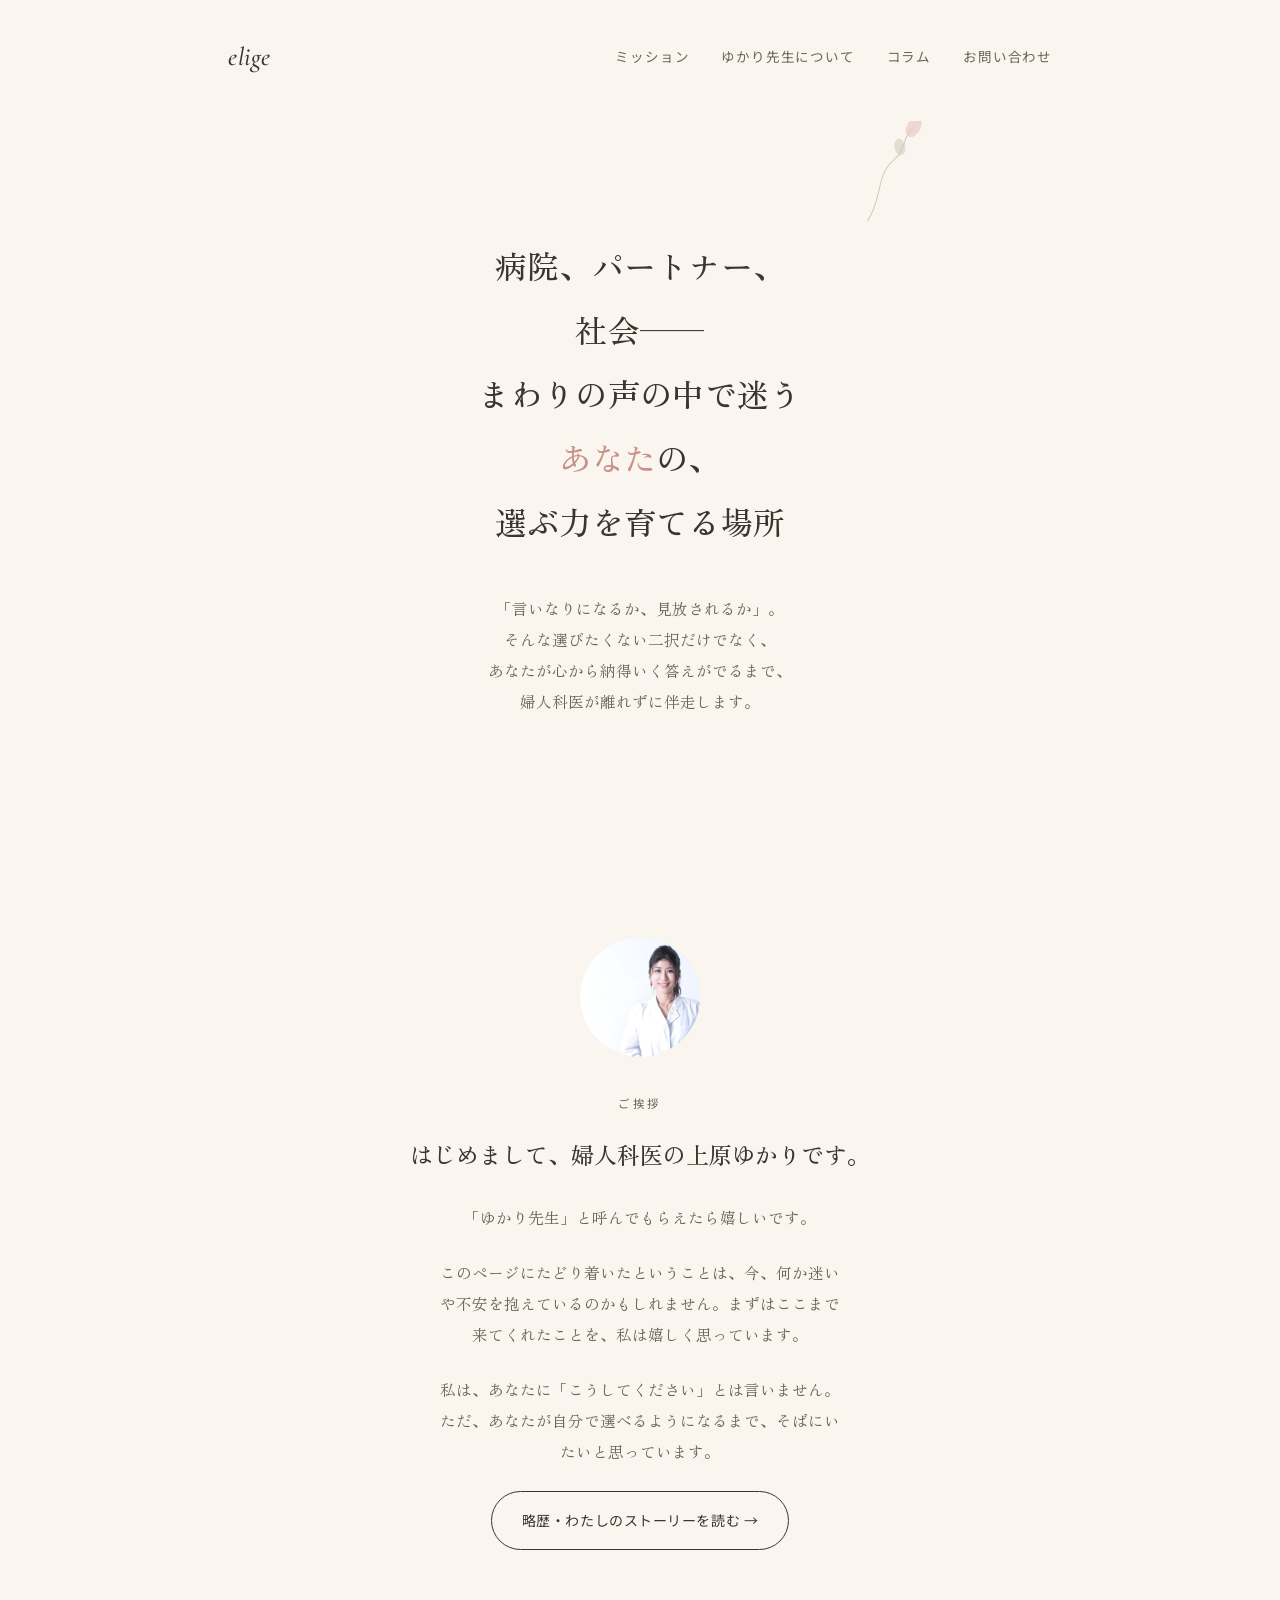
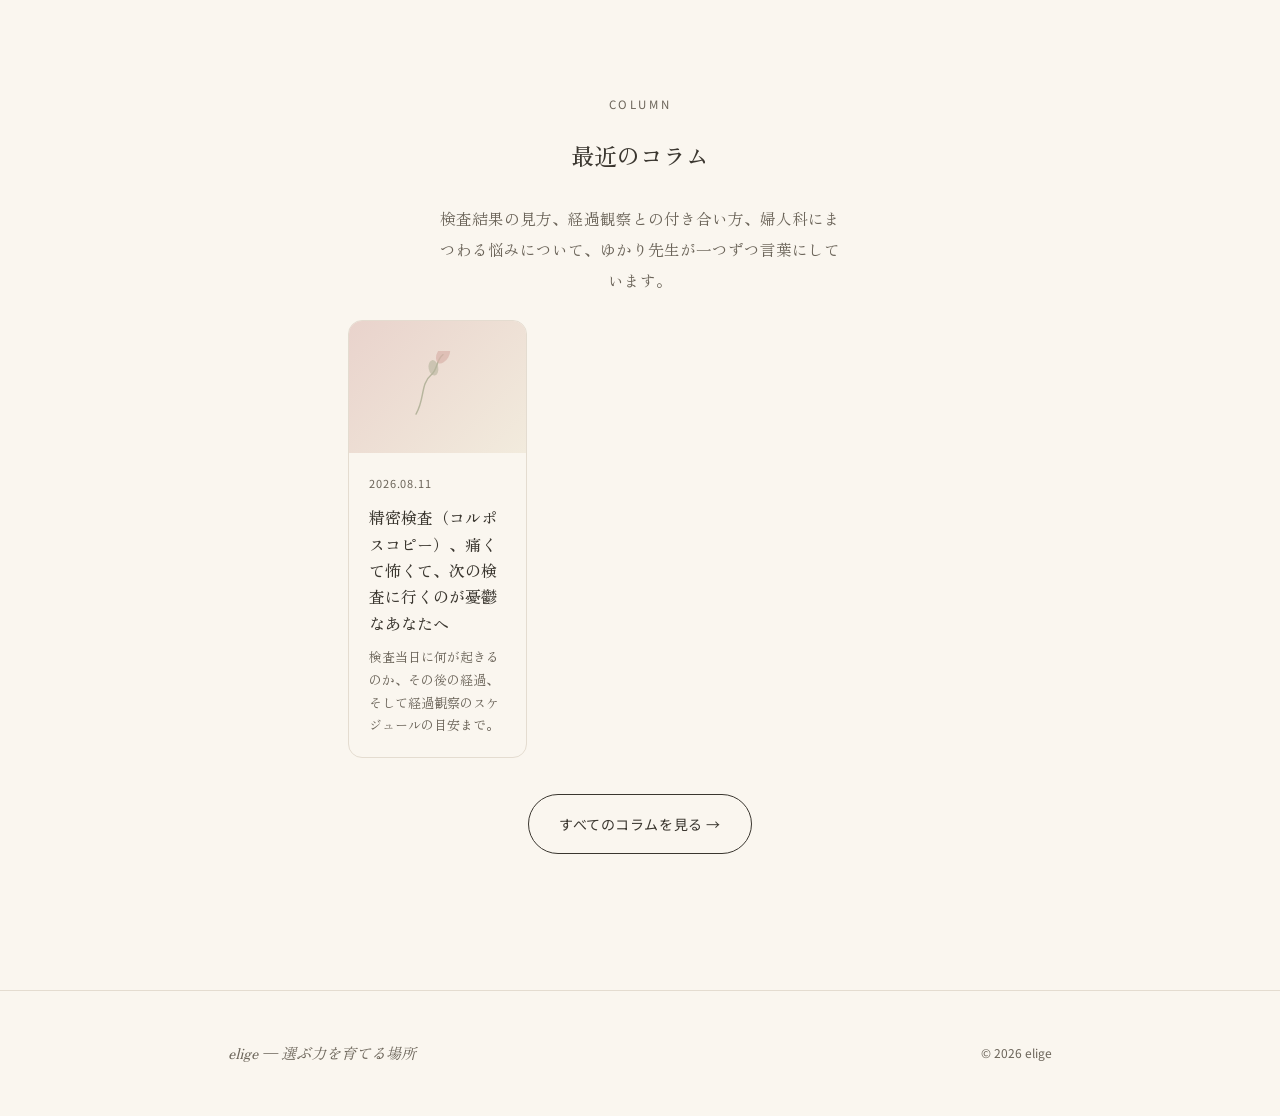
<file: index.html>
<!DOCTYPE html>
<html lang="ja">
<head>
<meta charset="UTF-8">
<meta name="viewport" content="width=device-width, initial-scale=1.0">
<title>elige（エリジェ）| 選ぶ力を育てる場所</title>
<meta name="description" content="病院、パートナー、社会——まわりの声の中で迷う女性の、選ぶ力を育てる場所。婦人科医 上原ゆかりが運営する、伴走型のサポートプログラムです。">

<!-- LLM/検索エンジン向け構造化データ -->
<script type="application/ld+json">
{
  "@context": "https://schema.org",
  "@type": "MedicalWebPage",
  "name": "elige（エリジェ）",
  "description": "病院、パートナー、社会——まわりの声の中で迷う女性の、選ぶ力を育てる場所。",
  "author": {
    "@type": "Person",
    "name": "上原ゆかり",
    "jobTitle": "婦人科医",
    "alumniOf": "Loma Linda University School of Medicine"
  },
  "inLanguage": "ja"
}
</script>

<link rel="preconnect" href="https://fonts.googleapis.com">
<link rel="preconnect" href="https://fonts.gstatic.com" crossorigin>
<link href="https://fonts.googleapis.com/css2?family=Cormorant+Garamond:ital,wght@0,500;1,500&family=Zen+Old+Mincho:wght@400;600&family=Noto+Sans+JP:wght@400;500&display=swap" rel="stylesheet">
<link rel="stylesheet" href="style.css">
</head>
<body>

<nav class="site-nav">
  <a href="index.html" class="logo">elige</a>
  <ul>
    <li><a href="mission.html">ミッション</a></li>
    <li><a href="about.html">ゆかり先生について</a></li>
    <li><a href="columns.html">コラム</a></li>
    <li><a href="contact.html">お問い合わせ</a></li>
  </ul>
</nav>

<header class="hero">
  <svg class="tendril" viewBox="0 0 120 140" xmlns="http://www.w3.org/2000/svg">
    <path d="M10 130 C 30 100, 20 70, 45 50 C 60 38, 55 20, 70 8" stroke="#8B9471" stroke-width="1.4" fill="none" stroke-linecap="round"/>
    <ellipse cx="70" cy="8" rx="9" ry="14" fill="#C99189" opacity="0.7" transform="rotate(30 70 8)"/>
    <ellipse cx="52" cy="34" rx="7" ry="11" fill="#8B9471" opacity="0.6" transform="rotate(-10 52 34)"/>
  </svg>

  <h1>病院、パートナー、<br>社会——<br>まわりの声の中で迷う<span class="accent">あなた</span>の、<br>選ぶ力を育てる場所</h1>
  <p class="lede">「言いなりになるか、見放されるか」。<br>そんな選びたくない二択だけでなく、<br>あなたが心から納得いく答えがでるまで、<br>婦人科医が離れずに伴走します。</p>
</header>

<section class="section">
  <div class="profile-photo" style="width:120px; height:120px;">
    <img src="profile.jpg" alt="婦人科医 上原ゆかり">
  </div>
  <div class="label">ご挨拶</div>
  <h2>はじめまして、婦人科医の上原ゆかりです。</h2>
  <p>「ゆかり先生」と呼んでもらえたら嬉しいです。</p>
  <p>このページにたどり着いたということは、今、何か迷いや不安を抱えているのかもしれません。まずはここまで来てくれたことを、私は嬉しく思っています。</p>
  <p>私は、あなたに「こうしてください」とは言いません。ただ、あなたが自分で選べるようになるまで、そばにいたいと思っています。</p>
  <a href="about.html" class="btn btn-ghost">略歴・わたしのストーリーを読む →</a>
</section>

<section class="section">
  <div class="label">COLUMN</div>
  <h2>最近のコラム</h2>
  <p>検査結果の見方、経過観察との付き合い方、婦人科にまつわる悩みについて、ゆかり先生が一つずつ言葉にしています。</p>

  <div class="col-grid">
    <a href="columns/01-colposcopy.html" class="col-card">
      <div class="thumb">
        <svg viewBox="0 0 100 120" xmlns="http://www.w3.org/2000/svg">
          <path d="M15 105 C 30 80, 22 55, 40 40 C 52 30, 48 15, 60 6" stroke="#8B9471" stroke-width="2.4" fill="none" stroke-linecap="round"/>
          <ellipse cx="60" cy="6" rx="10" ry="16" fill="#C99189" opacity="0.7" transform="rotate(30 60 6)"/>
          <ellipse cx="44" cy="28" rx="8" ry="13" fill="#8B9471" opacity="0.6" transform="rotate(-10 44 28)"/>
        </svg>
      </div>
      <div class="body">
        <div class="date">2026.08.11</div>
        <h3>精密検査（コルポスコピー）、痛くて怖くて、次の検査に行くのが憂鬱なあなたへ</h3>
        <p>検査当日に何が起きるのか、その後の経過、そして経過観察のスケジュールの目安まで。</p>
      </div>
    </a>
  </div>

  <p style="margin-top:36px;"><a href="columns.html" class="btn btn-ghost">すべてのコラムを見る →</a></p>
</section>

<footer class="site-footer">
  <div class="wrap">
    <div class="tagline">elige — 選ぶ力を育てる場所</div>
    <div class="copy">© 2026 elige</div>
  </div>
</footer>

</body>
</html>
</file>
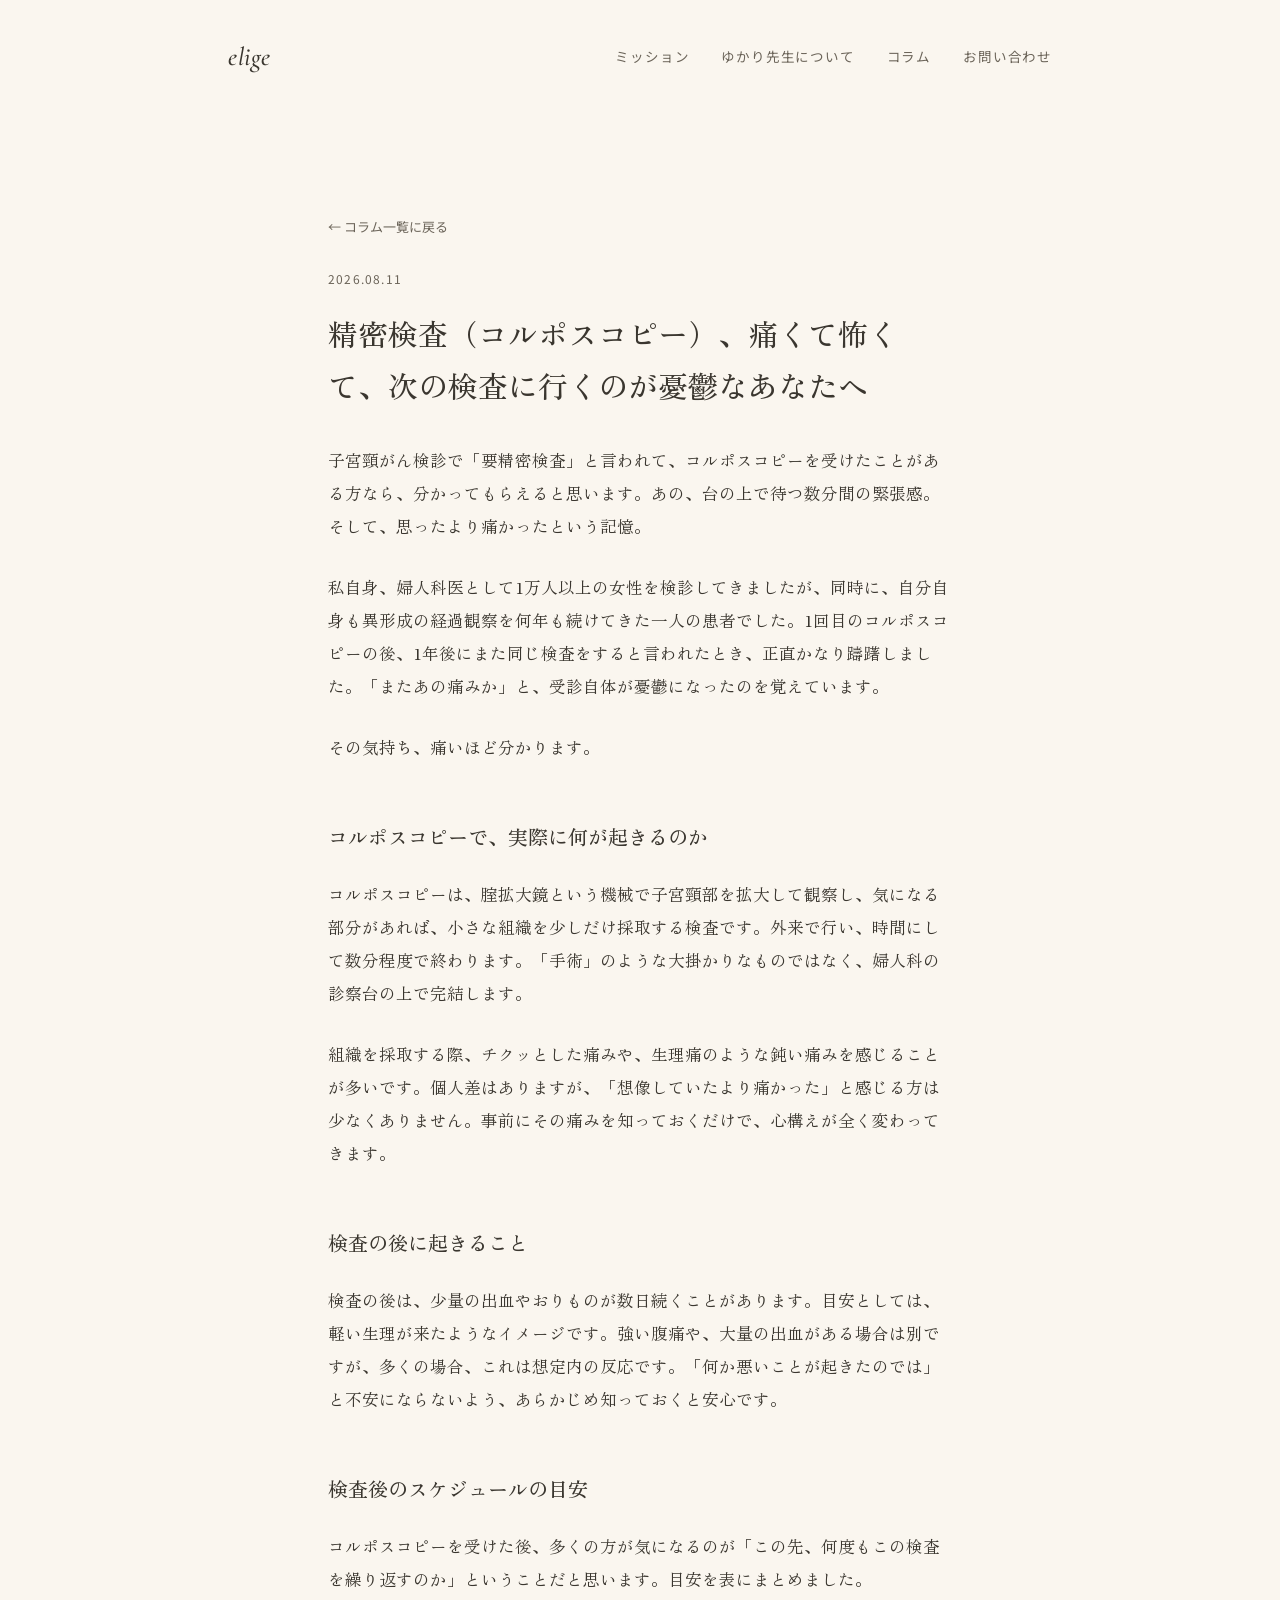
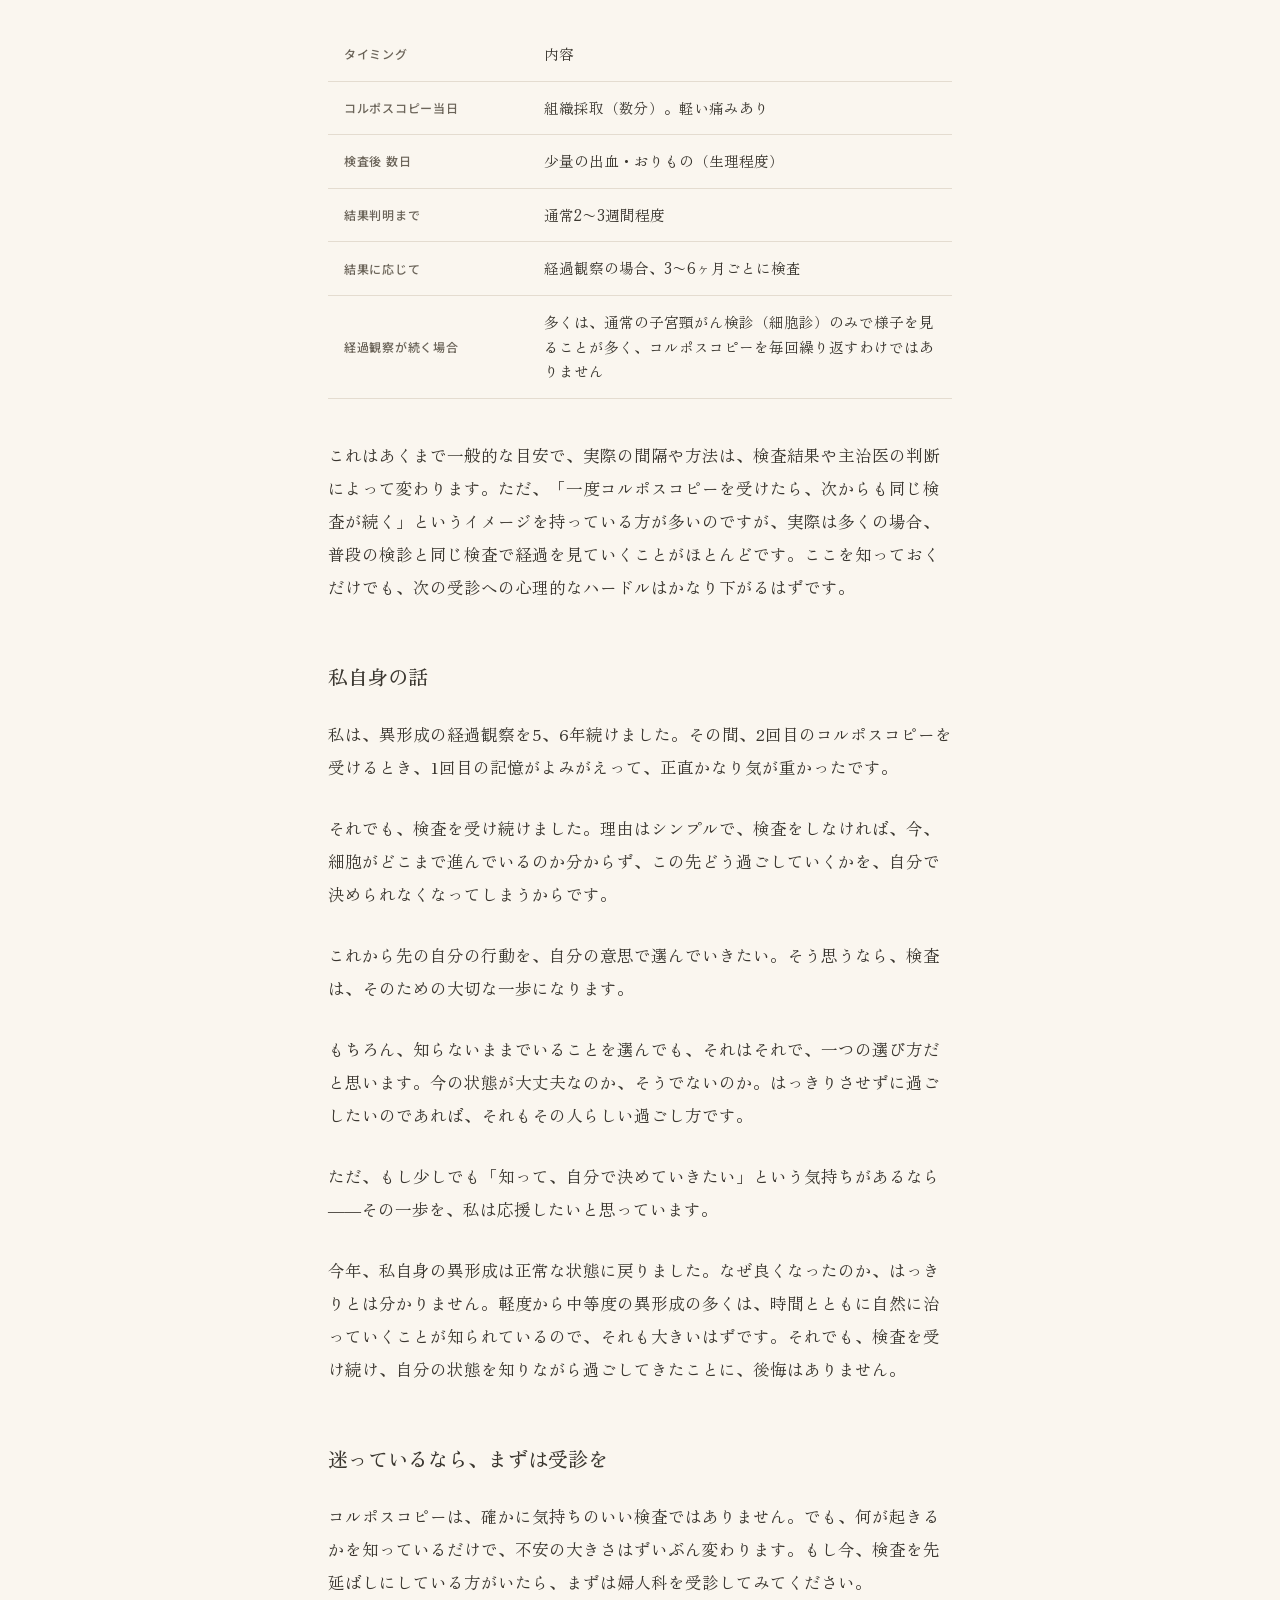
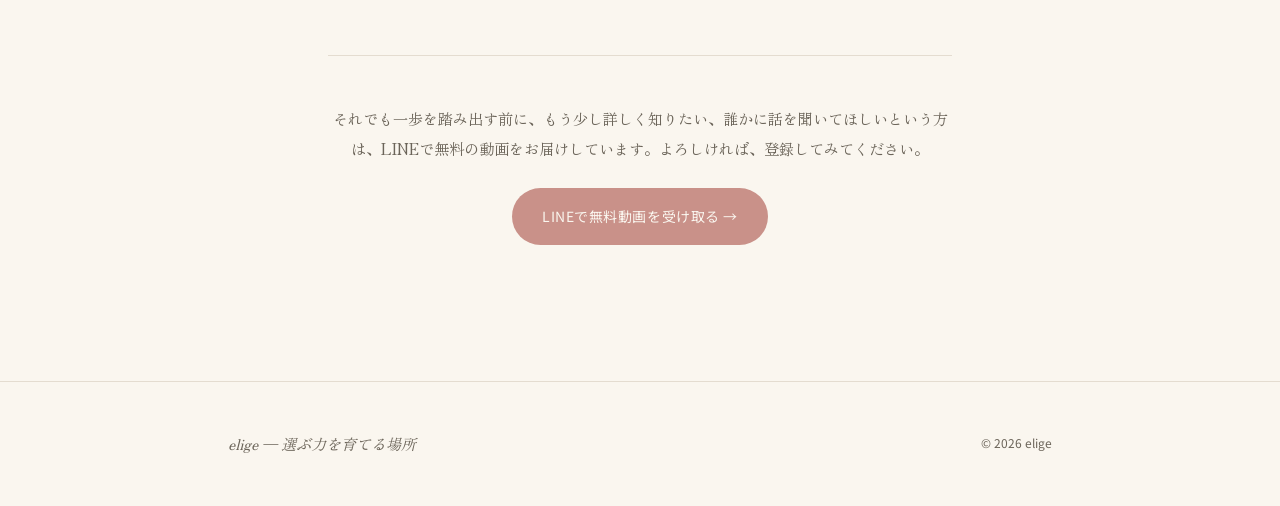
<file: 01-colposcopy.html>
<!DOCTYPE html>
<html lang="ja">
<head>
<meta charset="UTF-8">
<meta name="viewport" content="width=device-width, initial-scale=1.0">
<title>精密検査（コルポスコピー）、痛くて怖くて、次の検査に行くのが憂鬱なあなたへ | elige（エリジェ）</title>
<meta name="description" content="コルポスコピーで実際に何が起きるのか、検査後の経過、そして経過観察のスケジュールの目安まで。婦人科医・上原ゆかりが、自身の経験も交えてお伝えします。">

<script type="application/ld+json">
{
  "@context": "https://schema.org",
  "@type": "Article",
  "headline": "精密検査（コルポスコピー）、痛くて怖くて、次の検査に行くのが憂鬱なあなたへ",
  "author": {
    "@type": "Person",
    "name": "上原ゆかり"
  },
  "datePublished": "2026-08-11",
  "publisher": {
    "@type": "Organization",
    "name": "elige"
  }
}
</script>

<link rel="preconnect" href="https://fonts.googleapis.com">
<link rel="preconnect" href="https://fonts.gstatic.com" crossorigin>
<link href="https://fonts.googleapis.com/css2?family=Cormorant+Garamond:ital,wght@0,500;1,500&family=Zen+Old+Mincho:wght@400;600&family=Noto+Sans+JP:wght@400;500&display=swap" rel="stylesheet">
<link rel="stylesheet" href="../style.css">
</head>
<body>

<nav class="site-nav">
  <a href="../index.html" class="logo">elige</a>
  <ul>
    <li><a href="../mission.html">ミッション</a></li>
    <li><a href="../about.html">ゆかり先生について</a></li>
    <li><a href="../columns.html">コラム</a></li>
    <li><a href="../contact.html">お問い合わせ</a></li>
  </ul>
</nav>

<header class="article-header">
  <a href="../columns.html" class="back-link">← コラム一覧に戻る</a>
  <div class="date">2026.08.11</div>
  <h1>精密検査（コルポスコピー）、痛くて怖くて、次の検査に行くのが憂鬱なあなたへ</h1>
</header>

<article class="article-body">

  <p>子宮頸がん検診で「要精密検査」と言われて、コルポスコピーを受けたことがある方なら、分かってもらえると思います。あの、台の上で待つ数分間の緊張感。そして、思ったより痛かったという記憶。</p>

  <p>私自身、婦人科医として1万人以上の女性を検診してきましたが、同時に、自分自身も異形成の経過観察を何年も続けてきた一人の患者でした。1回目のコルポスコピーの後、1年後にまた同じ検査をすると言われたとき、正直かなり躊躇しました。「またあの痛みか」と、受診自体が憂鬱になったのを覚えています。</p>

  <p>その気持ち、痛いほど分かります。</p>

  <h2>コルポスコピーで、実際に何が起きるのか</h2>

  <p>コルポスコピーは、腟拡大鏡という機械で子宮頸部を拡大して観察し、気になる部分があれば、小さな組織を少しだけ採取する検査です。外来で行い、時間にして数分程度で終わります。「手術」のような大掛かりなものではなく、婦人科の診察台の上で完結します。</p>

  <p>組織を採取する際、チクッとした痛みや、生理痛のような鈍い痛みを感じることが多いです。個人差はありますが、「想像していたより痛かった」と感じる方は少なくありません。事前にその痛みを知っておくだけで、心構えが全く変わってきます。</p>

  <h2>検査の後に起きること</h2>

  <p>検査の後は、少量の出血やおりものが数日続くことがあります。目安としては、軽い生理が来たようなイメージです。強い腹痛や、大量の出血がある場合は別ですが、多くの場合、これは想定内の反応です。「何か悪いことが起きたのでは」と不安にならないよう、あらかじめ知っておくと安心です。</p>

  <h2>検査後のスケジュールの目安</h2>

  <p>コルポスコピーを受けた後、多くの方が気になるのが「この先、何度もこの検査を繰り返すのか」ということだと思います。目安を表にまとめました。</p>

  <table>
    <tr><th>タイミング</th><td>内容</td></tr>
    <tr><th>コルポスコピー当日</th><td>組織採取（数分）。軽い痛みあり</td></tr>
    <tr><th>検査後 数日</th><td>少量の出血・おりもの（生理程度）</td></tr>
    <tr><th>結果判明まで</th><td>通常2〜3週間程度</td></tr>
    <tr><th>結果に応じて</th><td>経過観察の場合、3〜6ヶ月ごとに検査</td></tr>
    <tr><th>経過観察が続く場合</th><td>多くは、通常の子宮頸がん検診（細胞診）のみで様子を見ることが多く、コルポスコピーを毎回繰り返すわけではありません</td></tr>
  </table>

  <p>これはあくまで一般的な目安で、実際の間隔や方法は、検査結果や主治医の判断によって変わります。ただ、「一度コルポスコピーを受けたら、次からも同じ検査が続く」というイメージを持っている方が多いのですが、実際は多くの場合、普段の検診と同じ検査で経過を見ていくことがほとんどです。ここを知っておくだけでも、次の受診への心理的なハードルはかなり下がるはずです。</p>

  <h2>私自身の話</h2>

  <p>私は、異形成の経過観察を5、6年続けました。その間、2回目のコルポスコピーを受けるとき、1回目の記憶がよみがえって、正直かなり気が重かったです。</p>

  <p>それでも、検査を受け続けました。理由はシンプルで、検査をしなければ、今、細胞がどこまで進んでいるのか分からず、この先どう過ごしていくかを、自分で決められなくなってしまうからです。</p>

  <p>これから先の自分の行動を、自分の意思で選んでいきたい。そう思うなら、検査は、そのための大切な一歩になります。</p>

  <p>もちろん、知らないままでいることを選んでも、それはそれで、一つの選び方だと思います。今の状態が大丈夫なのか、そうでないのか。はっきりさせずに過ごしたいのであれば、それもその人らしい過ごし方です。</p>

  <p>ただ、もし少しでも「知って、自分で決めていきたい」という気持ちがあるなら――その一歩を、私は応援したいと思っています。</p>

  <p>今年、私自身の異形成は正常な状態に戻りました。なぜ良くなったのか、はっきりとは分かりません。軽度から中等度の異形成の多くは、時間とともに自然に治っていくことが知られているので、それも大きいはずです。それでも、検査を受け続け、自分の状態を知りながら過ごしてきたことに、後悔はありません。</p>

  <h2>迷っているなら、まずは受診を</h2>

  <p>コルポスコピーは、確かに気持ちのいい検査ではありません。でも、何が起きるかを知っているだけで、不安の大きさはずいぶん変わります。もし今、検査を先延ばしにしている方がいたら、まずは婦人科を受診してみてください。</p>

  <div class="article-cta">
    <p>それでも一歩を踏み出す前に、もう少し詳しく知りたい、誰かに話を聞いてほしいという方は、LINEで無料の動画をお届けしています。よろしければ、登録してみてください。</p>
    <a href="../contact.html" class="btn btn-primary">LINEで無料動画を受け取る →</a>
  </div>

</article>

<footer class="site-footer">
  <div class="wrap">
    <div class="tagline">elige — 選ぶ力を育てる場所</div>
    <div class="copy">© 2026 elige</div>
  </div>
</footer>

</body>
</html>
</file>
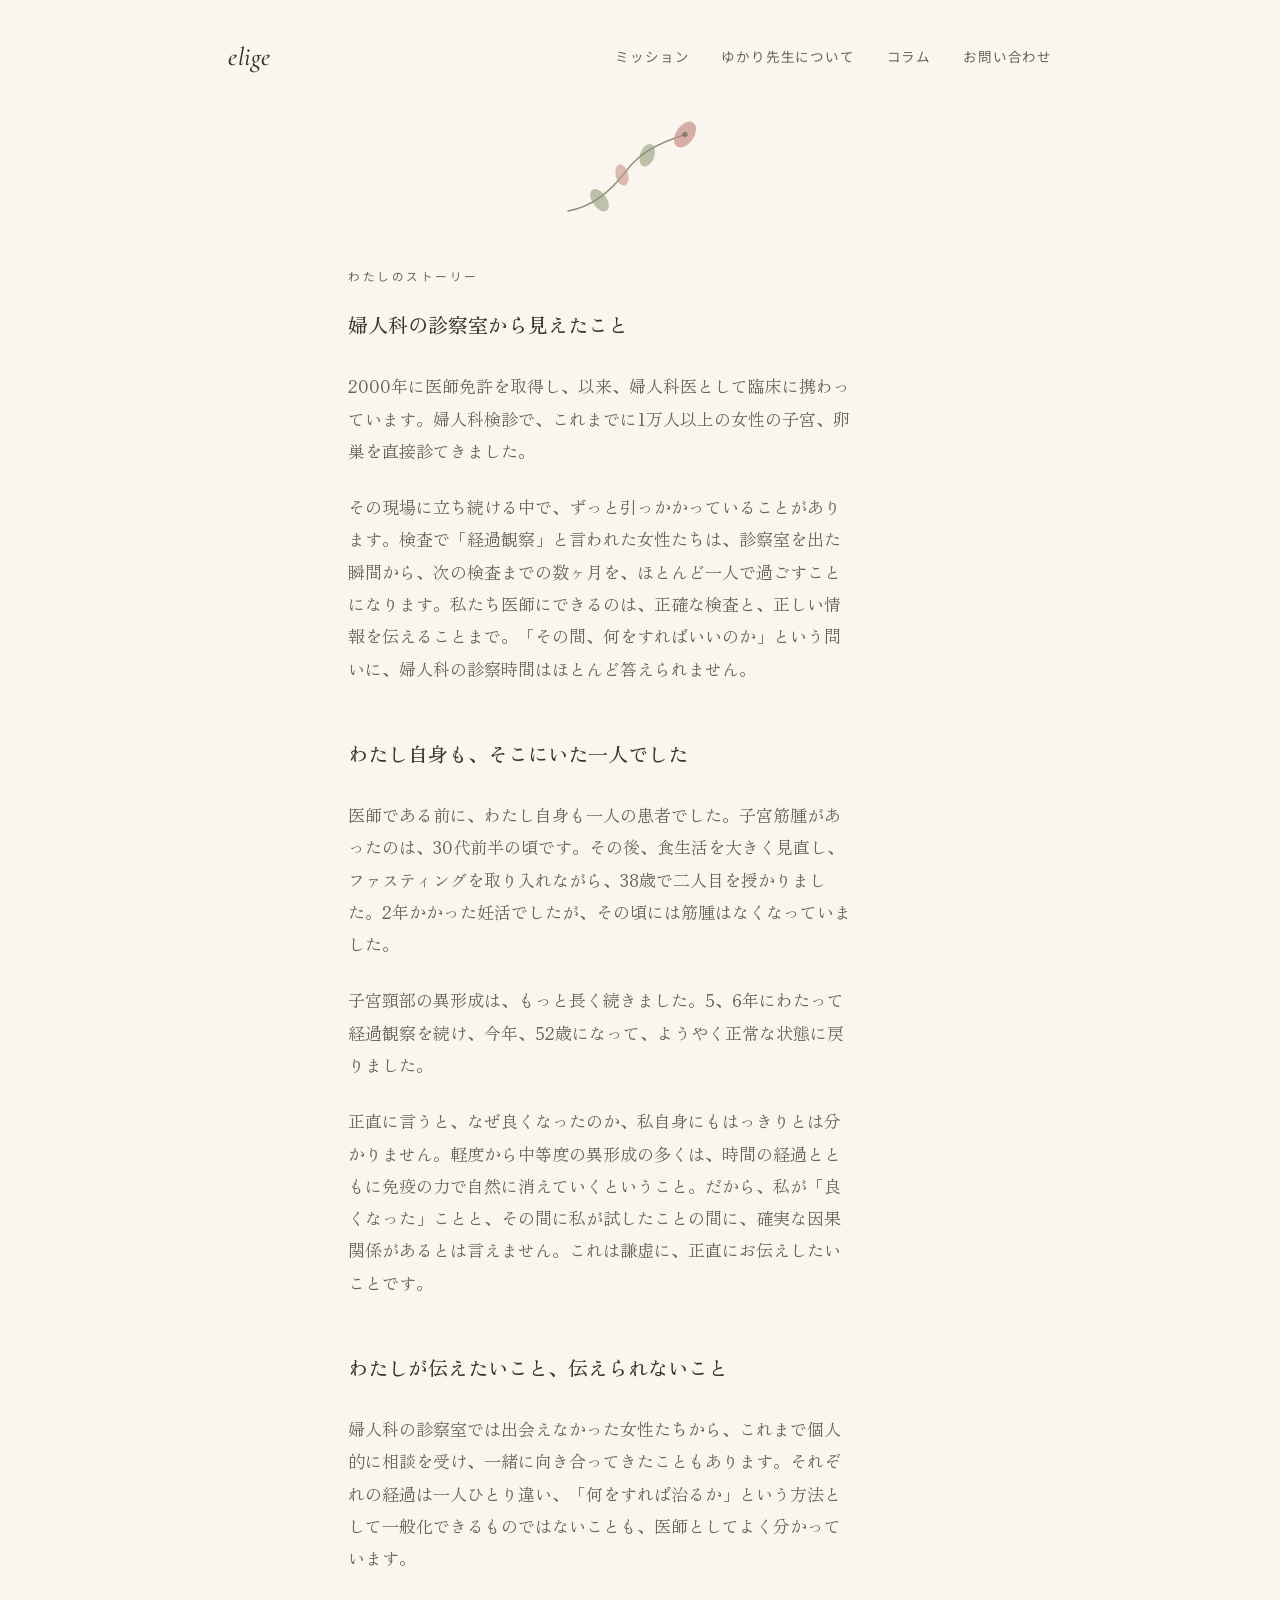
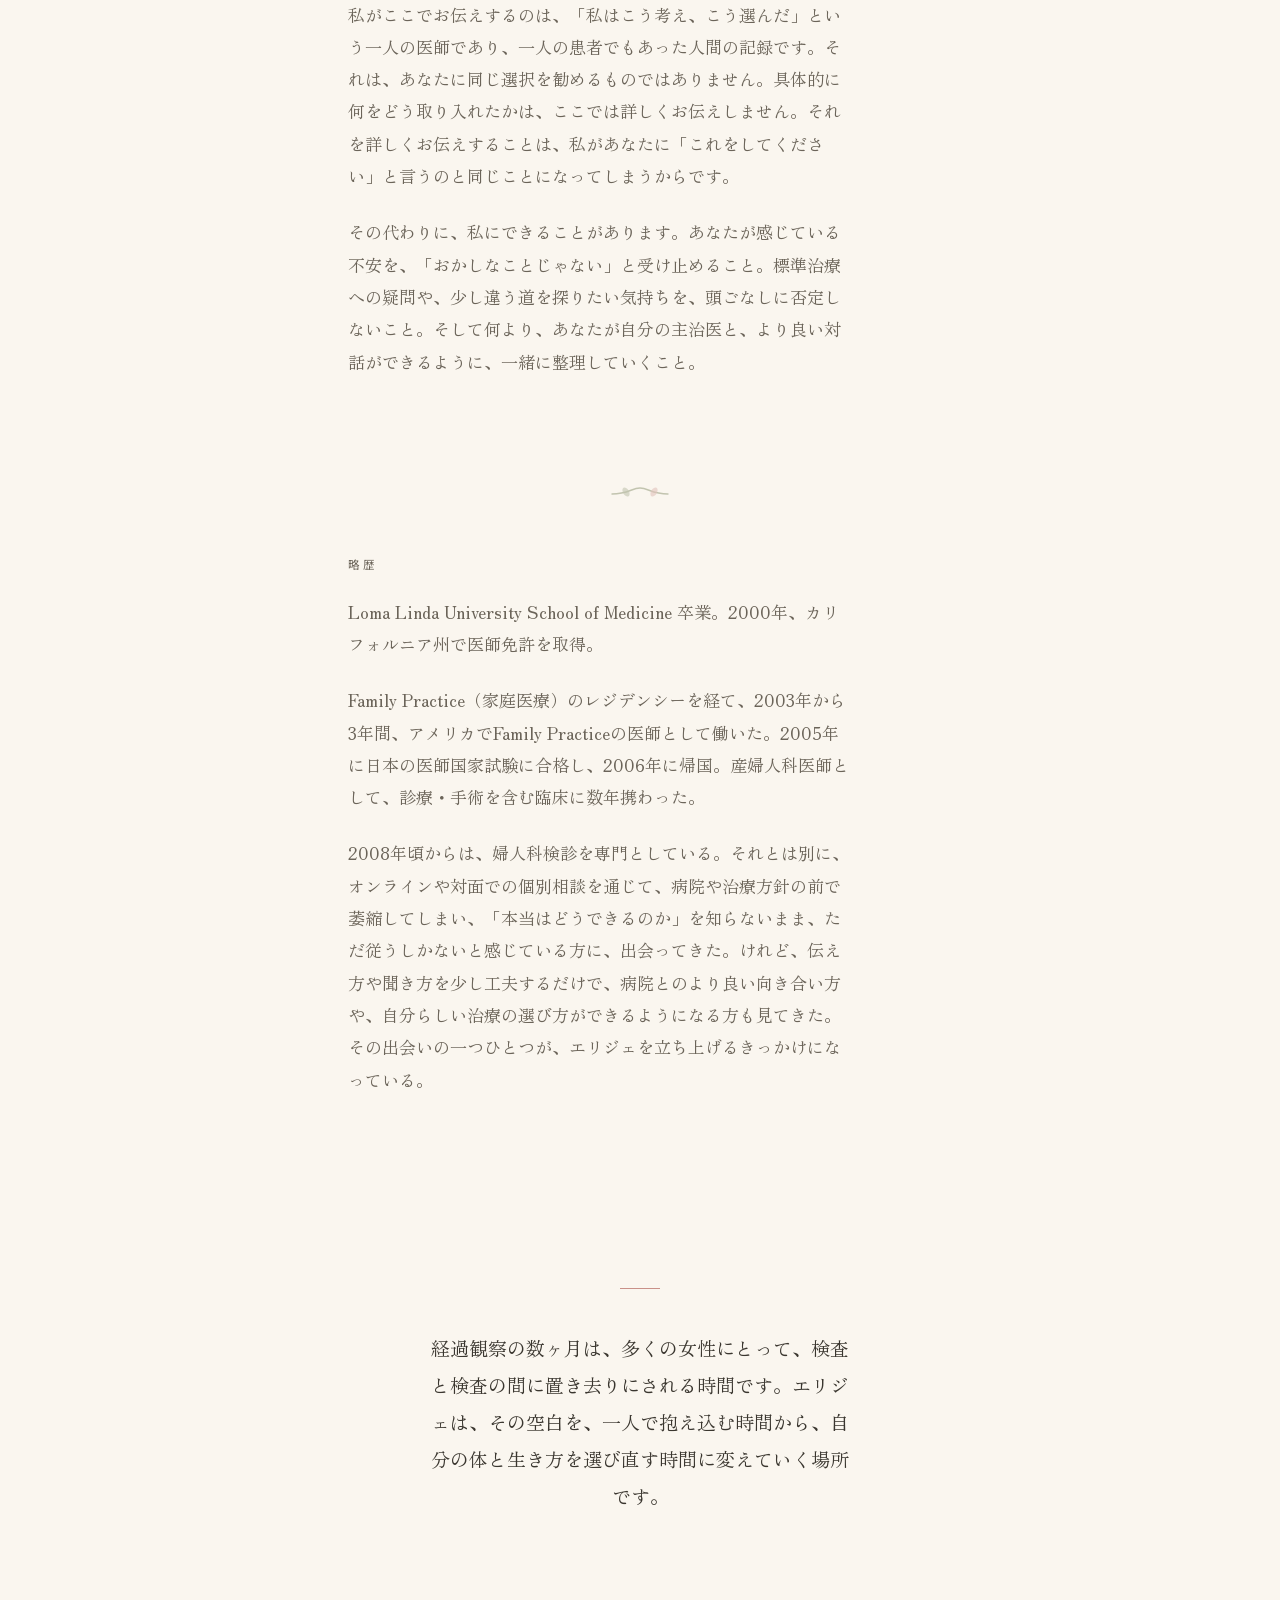
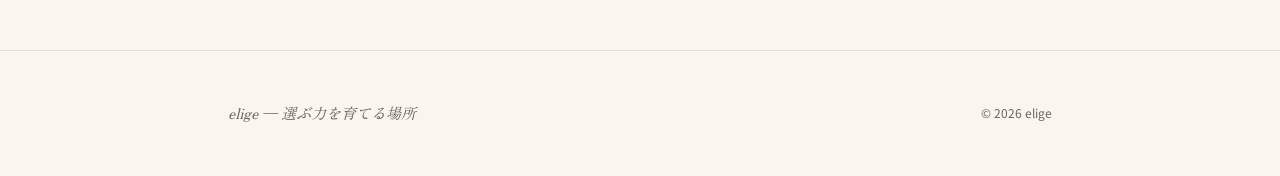
<file: about.html>
<!DOCTYPE html>
<html lang="ja">
<head>
<meta charset="UTF-8">
<meta name="viewport" content="width=device-width, initial-scale=1.0">
<title>ゆかり先生について | elige（エリジェ）</title>
<meta name="description" content="婦人科医・上原ゆかりの略歴と、エリジェを立ち上げるまでのストーリー。Loma Linda University School of Medicine卒業、日米で医師免許を取得し、婦人科検診を専門としています。">

<script type="application/ld+json">
{
  "@context": "https://schema.org",
  "@type": "Person",
  "name": "上原ゆかり",
  "jobTitle": "婦人科医",
  "alumniOf": {
    "@type": "CollegeOrUniversity",
    "name": "Loma Linda University School of Medicine"
  },
  "worksFor": {
    "@type": "Organization",
    "name": "elige"
  },
  "description": "2000年カリフォルニア州で医師免許取得。Family Practiceを経て2006年帰国、産婦人科医師として臨床に従事。2008年頃より婦人科検診を専門とする。"
}
</script>

<link rel="preconnect" href="https://fonts.googleapis.com">
<link rel="preconnect" href="https://fonts.gstatic.com" crossorigin>
<link href="https://fonts.googleapis.com/css2?family=Cormorant+Garamond:ital,wght@0,500;1,500&family=Zen+Old+Mincho:wght@400;600&family=Noto+Sans+JP:wght@400;500&display=swap" rel="stylesheet">
<link rel="stylesheet" href="style.css">
</head>
<body>

<nav class="site-nav">
  <a href="index.html" class="logo">elige</a>
  <ul>
    <li><a href="mission.html">ミッション</a></li>
    <li><a href="about.html">ゆかり先生について</a></li>
    <li><a href="columns.html">コラム</a></li>
    <li><a href="contact.html">お問い合わせ</a></li>
  </ul>
</nav>

<div class="top-illustration">
  <svg viewBox="0 0 200 130" xmlns="http://www.w3.org/2000/svg">
    <path d="M20 100 C 50 95, 70 75, 85 55 C 100 35, 120 25, 150 15" stroke="#8B9471" stroke-width="1.6" fill="none" stroke-linecap="round"/>
    <ellipse cx="55" cy="88" rx="8" ry="14" fill="#8B9471" opacity="0.55" transform="rotate(-35 55 88)"/>
    <ellipse cx="80" cy="60" rx="7" ry="12" fill="#C99189" opacity="0.6" transform="rotate(-15 80 60)"/>
    <ellipse cx="108" cy="38" rx="8" ry="13" fill="#8B9471" opacity="0.55" transform="rotate(20 108 38)"/>
    <ellipse cx="150" cy="15" rx="10" ry="16" fill="#C99189" opacity="0.7" transform="rotate(35 150 15)"/>
    <circle cx="150" cy="15" r="3" fill="#5B6647" opacity="0.6"/>
  </svg>
</div>

<section class="section left" style="padding-top:16px;">
  <div class="label">わたしのストーリー</div>

  <h2 style="font-size:20px; text-align:left;">婦人科の診察室から見えたこと</h2>
  <p style="margin-left:0; font-size:17px; line-height:1.9;">2000年に医師免許を取得し、以来、婦人科医として臨床に携わっています。婦人科検診で、これまでに1万人以上の女性の子宮、卵巣を直接診てきました。</p>
  <p style="margin-left:0; font-size:17px; line-height:1.9;">その現場に立ち続ける中で、ずっと引っかかっていることがあります。検査で「経過観察」と言われた女性たちは、診察室を出た瞬間から、次の検査までの数ヶ月を、ほとんど一人で過ごすことになります。私たち医師にできるのは、正確な検査と、正しい情報を伝えることまで。「その間、何をすればいいのか」という問いに、婦人科の診察時間はほとんど答えられません。</p>

  <h2 style="font-size:20px; margin-top:52px; text-align:left;">わたし自身も、そこにいた一人でした</h2>
  <p style="margin-left:0; font-size:17px; line-height:1.9;">医師である前に、わたし自身も一人の患者でした。子宮筋腫があったのは、30代前半の頃です。その後、食生活を大きく見直し、ファスティングを取り入れながら、38歳で二人目を授かりました。2年かかった妊活でしたが、その頃には筋腫はなくなっていました。</p>
  <p style="margin-left:0; font-size:17px; line-height:1.9;">子宮頸部の異形成は、もっと長く続きました。5、6年にわたって経過観察を続け、今年、52歳になって、ようやく正常な状態に戻りました。</p>
  <p style="margin-left:0; font-size:17px; line-height:1.9;">正直に言うと、なぜ良くなったのか、私自身にもはっきりとは分かりません。軽度から中等度の異形成の多くは、時間の経過とともに免疫の力で自然に消えていくということ。だから、私が「良くなった」ことと、その間に私が試したことの間に、確実な因果関係があるとは言えません。これは謙虚に、正直にお伝えしたいことです。</p>

  <h2 style="font-size:20px; margin-top:52px; text-align:left;">わたしが伝えたいこと、伝えられないこと</h2>
  <p style="margin-left:0; font-size:17px; line-height:1.9;">婦人科の診察室では出会えなかった女性たちから、これまで個人的に相談を受け、一緒に向き合ってきたこともあります。それぞれの経過は一人ひとり違い、「何をすれば治るか」という方法として一般化できるものではないことも、医師としてよく分かっています。</p>
  <p style="margin-left:0; font-size:17px; line-height:1.9;">私がここでお伝えするのは、「私はこう考え、こう選んだ」という一人の医師であり、一人の患者でもあった人間の記録です。それは、あなたに同じ選択を勧めるものではありません。具体的に何をどう取り入れたかは、ここでは詳しくお伝えしません。それを詳しくお伝えすることは、私があなたに「これをしてください」と言うのと同じことになってしまうからです。</p>
  <p style="margin-left:0; font-size:17px; line-height:1.9;">その代わりに、私にできることがあります。あなたが感じている不安を、「おかしなことじゃない」と受け止めること。標準治療への疑問や、少し違う道を探りたい気持ちを、頭ごなしに否定しないこと。そして何より、あなたが自分の主治医と、より良い対話ができるように、一緒に整理していくこと。</p>
</section>

<div class="divider">
  <svg viewBox="0 0 64 24" xmlns="http://www.w3.org/2000/svg">
    <path d="M4 12 C 20 12, 24 6, 32 6 C 40 6, 44 12, 60 12" stroke="#8B9471" stroke-width="1.4" fill="none" stroke-linecap="round"/>
    <ellipse cx="18" cy="10" rx="3" ry="5" fill="#8B9471" opacity="0.6" transform="rotate(-30 18 10)"/>
    <ellipse cx="46" cy="10" rx="3" ry="5" fill="#C99189" opacity="0.6" transform="rotate(30 46 10)"/>
  </svg>
</div>

<section class="section left" style="padding-top:0;">
  <div class="label">略歴</div>
  <p style="margin-left:0; font-size:17px; line-height:1.9;">Loma Linda University School of Medicine 卒業。2000年、カリフォルニア州で医師免許を取得。</p>
  <p style="margin-left:0; font-size:17px; line-height:1.9;">Family Practice（家庭医療）のレジデンシーを経て、2003年から3年間、アメリカでFamily Practiceの医師として働いた。2005年に日本の医師国家試験に合格し、2006年に帰国。産婦人科医師として、診療・手術を含む臨床に数年携わった。</p>
  <p style="margin-left:0; font-size:17px; line-height:1.9;">2008年頃からは、婦人科検診を専門としている。それとは別に、オンラインや対面での個別相談を通じて、病院や治療方針の前で萎縮してしまい、「本当はどうできるのか」を知らないまま、ただ従うしかないと感じている方に、出会ってきた。けれど、伝え方や聞き方を少し工夫するだけで、病院とのより良い向き合い方や、自分らしい治療の選び方ができるようになる方も見てきた。その出会いの一つひとつが、エリジェを立ち上げるきっかけになっている。</p>
</section>

<section class="statement">
  <div class="rule"></div>
  <p style="max-width:38ch;">経過観察の数ヶ月は、多くの女性にとって、検査と検査の間に置き去りにされる時間です。エリジェは、その空白を、一人で抱え込む時間から、自分の体と生き方を選び直す時間に変えていく場所です。</p>
</section>

<footer class="site-footer">
  <div class="wrap">
    <div class="tagline">elige — 選ぶ力を育てる場所</div>
    <div class="copy">© 2026 elige</div>
  </div>
</footer>

</body>
</html>
</file>
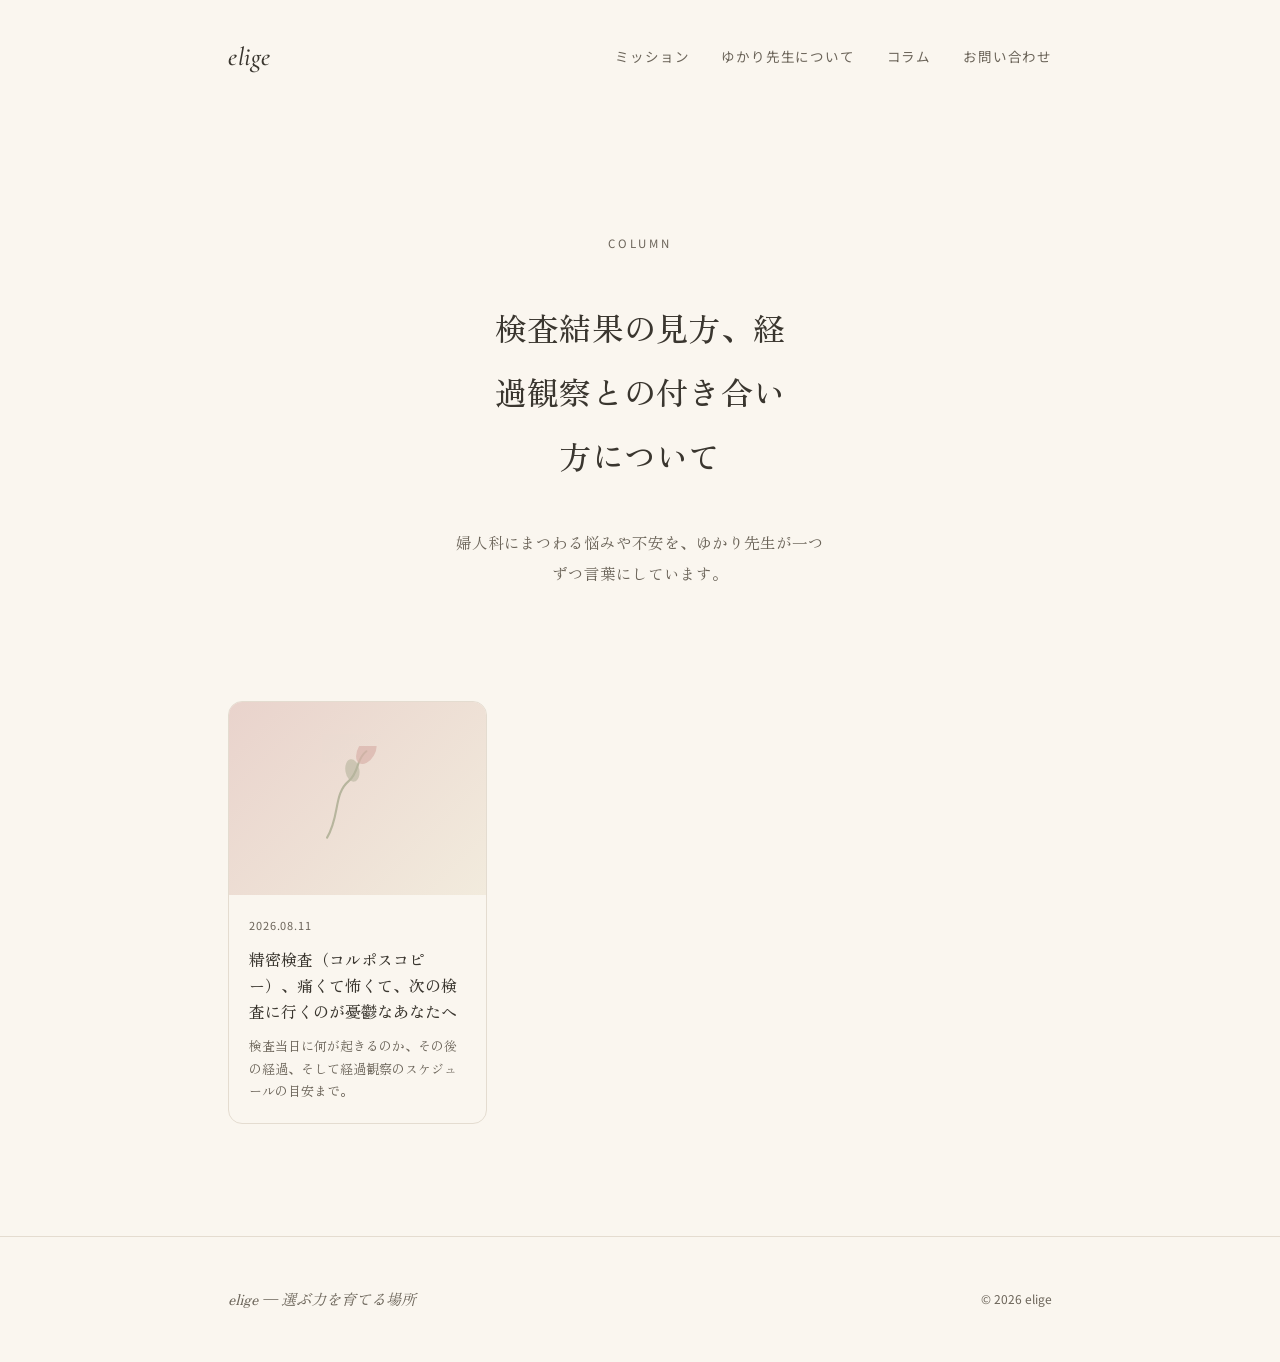
<file: columns.html>
<!DOCTYPE html>
<html lang="ja">
<head>
<meta charset="UTF-8">
<meta name="viewport" content="width=device-width, initial-scale=1.0">
<title>コラム | elige（エリジェ）</title>
<meta name="description" content="検査結果の見方、経過観察との付き合い方、婦人科にまつわる悩みについて、ゆかり先生が一つずつ言葉にしています。">

<link rel="preconnect" href="https://fonts.googleapis.com">
<link rel="preconnect" href="https://fonts.gstatic.com" crossorigin>
<link href="https://fonts.googleapis.com/css2?family=Cormorant+Garamond:ital,wght@0,500;1,500&family=Zen+Old+Mincho:wght@400;600&family=Noto+Sans+JP:wght@400;500&display=swap" rel="stylesheet">
<link rel="stylesheet" href="style.css">
</head>
<body>

<nav class="site-nav">
  <a href="index.html" class="logo">elige</a>
  <ul>
    <li><a href="mission.html">ミッション</a></li>
    <li><a href="about.html">ゆかり先生について</a></li>
    <li><a href="columns.html">コラム</a></li>
    <li><a href="contact.html">お問い合わせ</a></li>
  </ul>
</nav>

<header class="hero" style="padding-bottom:56px;">
  <div class="eyebrow">COLUMN</div>
  <h1 style="max-width:16ch;">検査結果の見方、経過観察との付き合い方について</h1>
  <p class="lede">婦人科にまつわる悩みや不安を、ゆかり先生が一つずつ言葉にしています。</p>
</header>

<section class="section" style="max-width:var(--max-width); padding-top:0;">
  <div class="col-grid">
    <a href="columns/01-colposcopy.html" class="col-card">
      <div class="thumb">
        <svg viewBox="0 0 100 120" xmlns="http://www.w3.org/2000/svg">
          <path d="M15 105 C 30 80, 22 55, 40 40 C 52 30, 48 15, 60 6" stroke="#8B9471" stroke-width="2.4" fill="none" stroke-linecap="round"/>
          <ellipse cx="60" cy="6" rx="10" ry="16" fill="#C99189" opacity="0.7" transform="rotate(30 60 6)"/>
          <ellipse cx="44" cy="28" rx="8" ry="13" fill="#8B9471" opacity="0.6" transform="rotate(-10 44 28)"/>
        </svg>
      </div>
      <div class="body">
        <div class="date">2026.08.11</div>
        <h3>精密検査（コルポスコピー）、痛くて怖くて、次の検査に行くのが憂鬱なあなたへ</h3>
        <p>検査当日に何が起きるのか、その後の経過、そして経過観察のスケジュールの目安まで。</p>
      </div>
    </a>
  </div>
</section>

<footer class="site-footer">
  <div class="wrap">
    <div class="tagline">elige — 選ぶ力を育てる場所</div>
    <div class="copy">© 2026 elige</div>
  </div>
</footer>

</body>
</html>
</file>
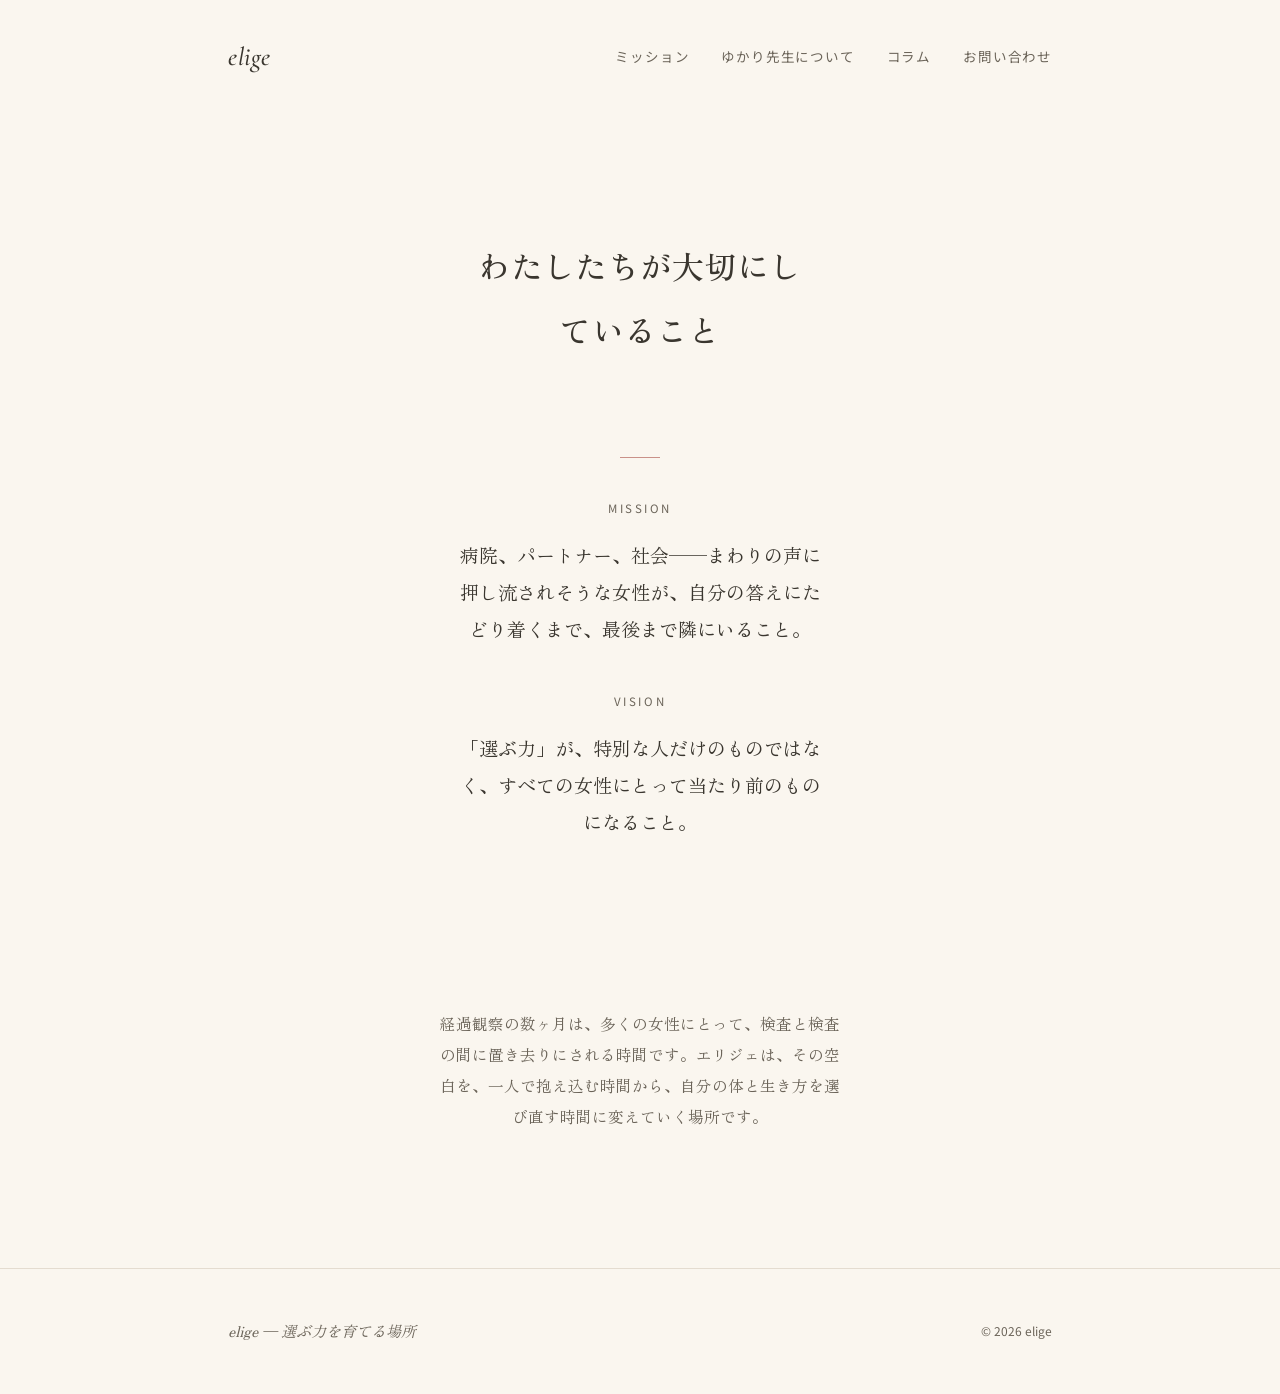
<file: mission.html>
<!DOCTYPE html>
<html lang="ja">
<head>
<meta charset="UTF-8">
<meta name="viewport" content="width=device-width, initial-scale=1.0">
<title>ミッション・ビジョン | elige（エリジェ）</title>
<meta name="description" content="病院、パートナー、社会——まわりの声に押し流されそうな女性が、自分の答えにたどり着くまで、最後まで隣にいること。エリジェのミッションとビジョン。">

<link rel="preconnect" href="https://fonts.googleapis.com">
<link rel="preconnect" href="https://fonts.gstatic.com" crossorigin>
<link href="https://fonts.googleapis.com/css2?family=Cormorant+Garamond:ital,wght@0,500;1,500&family=Zen+Old+Mincho:wght@400;600&family=Noto+Sans+JP:wght@400;500&display=swap" rel="stylesheet">
<link rel="stylesheet" href="style.css">
</head>
<body>

<nav class="site-nav">
  <a href="index.html" class="logo">elige</a>
  <ul>
    <li><a href="mission.html">ミッション</a></li>
    <li><a href="about.html">ゆかり先生について</a></li>
    <li><a href="columns.html">コラム</a></li>
    <li><a href="contact.html">お問い合わせ</a></li>
  </ul>
</nav>

<header class="hero" style="padding-bottom:48px;">
  <h1>わたしたちが大切にしていること</h1>
</header>

<section class="statement" style="padding-top:8px;">
  <div class="rule"></div>
  <div class="pair">
    <div>
      <div class="label">MISSION</div>
      <p>病院、パートナー、社会——まわりの声に押し流されそうな女性が、自分の答えにたどり着くまで、最後まで隣にいること。</p>
    </div>
    <div>
      <div class="label">VISION</div>
      <p>「選ぶ力」が、特別な人だけのものではなく、すべての女性にとって当たり前のものになること。</p>
    </div>
  </div>
</section>

<section class="section">
  <p>経過観察の数ヶ月は、多くの女性にとって、検査と検査の間に置き去りにされる時間です。エリジェは、その空白を、一人で抱え込む時間から、自分の体と生き方を選び直す時間に変えていく場所です。</p>
</section>

<footer class="site-footer">
  <div class="wrap">
    <div class="tagline">elige — 選ぶ力を育てる場所</div>
    <div class="copy">© 2026 elige</div>
  </div>
</footer>

</body>
</html>
</file>
<file: style.css>
/* ==========================================================================
   elige — shared styles
   ========================================================================== */

:root {
  --cream: #FAF6EF;
  --cream-deep: #F2EBDD;
  --ink: #3A362F;
  --ink-soft: #6B6459;
  --rose: #C99189;
  --rose-soft: #E9D3CC;
  --sage: #8B9471;
  --sage-deep: #5B6647;
  --line: #E4DCD0;

  --font-display: 'Cormorant Garamond', serif;
  --font-body: 'Zen Old Mincho', serif;
  --font-ui: 'Noto Sans JP', sans-serif;

  --max-width: 880px;
}

* { box-sizing: border-box; }

html { scroll-behavior: smooth; }

body {
  margin: 0;
  background: var(--cream);
  color: var(--ink);
  font-family: var(--font-body);
  font-size: 17px;
  line-height: 1.9;
  -webkit-font-smoothing: antialiased;
}

a { color: inherit; }

img { max-width: 100%; display: block; }

.wrap {
  max-width: var(--max-width);
  margin: 0 auto;
  padding: 0 28px;
}

/* ---- Nav ---- */

.site-nav {
  display: flex;
  align-items: center;
  justify-content: space-between;
  padding: 32px 28px;
  max-width: var(--max-width);
  margin: 0 auto;
}

.site-nav .logo {
  font-family: var(--font-display);
  font-style: italic;
  font-size: 26px;
  font-weight: 500;
  letter-spacing: 0.02em;
  text-decoration: none;
  color: var(--ink);
}

.site-nav ul {
  list-style: none;
  display: flex;
  gap: 32px;
  margin: 0;
  padding: 0;
  font-family: var(--font-ui);
  font-size: 13.5px;
  letter-spacing: 0.06em;
}

.site-nav a { text-decoration: none; }
.site-nav ul a { color: var(--ink-soft); transition: color .2s ease; }
.site-nav ul a:hover { color: var(--rose); }

/* ---- Hero ---- */

.hero {
  position: relative;
  padding: 120px 28px 100px;
  max-width: 640px;
  margin: 0 auto;
  text-align: center;
}

.hero .eyebrow {
  font-family: var(--font-ui);
  font-size: 11.5px;
  letter-spacing: 0.24em;
  color: var(--ink-soft);
  margin-bottom: 40px;
}

.hero h1 {
  font-family: var(--font-body);
  font-weight: 500;
  font-size: clamp(24px, 3.6vw, 32px);
  line-height: 2;
  margin: 0 auto 40px;
  max-width: 17ch;
  letter-spacing: 0.01em;
}

.hero h1 .accent { color: var(--rose); }

.hero p.lede {
  font-size: 15.5px;
  color: var(--ink-soft);
  max-width: 42ch;
  margin: 0 auto 48px;
  line-height: 2;
}

.tendril {
  position: absolute;
  right: 8px;
  top: 8px;
  width: 92px;
  opacity: 0.4;
}

.top-illustration {
  display: flex;
  justify-content: center;
  padding: 8px 0 12px;
}
.top-illustration svg { width: 180px; height: auto; }

/* ---- Buttons ---- */

.btn {
  display: inline-flex;
  align-items: center;
  gap: 10px;
  font-family: var(--font-ui);
  font-size: 14px;
  letter-spacing: 0.04em;
  text-decoration: none;
  padding: 15px 30px;
  border-radius: 999px;
  transition: transform .2s ease, box-shadow .2s ease;
}

.btn-primary {
  background: var(--rose);
  color: var(--cream);
}
.btn-primary:hover { transform: translateY(-1px); box-shadow: 0 8px 20px -8px rgba(201,145,137,0.6); }

.btn-ghost {
  border: 1px solid var(--ink);
  color: var(--ink);
}
.btn-ghost:hover { background: var(--ink); color: var(--cream); }

/* ---- Divider ---- */

.divider {
  display: flex;
  justify-content: center;
  padding: 8px 0 48px;
}
.divider svg { width: 64px; height: 24px; opacity: 0.5; }

/* ---- Quiet statement block (replaces colored strip) ---- */

.statement {
  padding: 96px 28px;
  max-width: 620px;
  margin: 0 auto;
  text-align: center;
}
.statement .rule {
  width: 40px;
  height: 1px;
  background: var(--rose);
  margin: 0 auto 40px;
}
.statement .pair {
  display: grid;
  gap: 44px;
}
.statement .label {
  font-family: var(--font-ui);
  font-size: 11.5px;
  letter-spacing: 0.22em;
  color: var(--ink-soft);
  margin-bottom: 16px;
}
.statement p {
  font-family: var(--font-body);
  font-size: 19px;
  line-height: 1.95;
  color: var(--ink);
  margin: 0 auto;
  max-width: 34ch;
}

/* ---- Section ---- */

.section {
  padding: 72px 28px;
  max-width: 640px;
  margin: 0 auto;
  text-align: center;
}
.section .label {
  font-family: var(--font-ui);
  font-size: 11.5px;
  letter-spacing: 0.22em;
  color: var(--ink-soft);
  margin-bottom: 20px;
}
.section h2 {
  font-family: var(--font-body);
  font-weight: 500;
  font-size: 23px;
  line-height: 1.7;
  margin: 0 0 28px;
}
.section p {
  color: var(--ink-soft);
  max-width: 46ch;
  margin: 0 auto 24px;
  font-size: 15.5px;
  line-height: 2;
}
.section.left { text-align: left; }
.section.left p { margin-left: 0; }

/* ---- Columns list ---- */

.col-grid {
  display: grid;
  grid-template-columns: repeat(3, 1fr);
  gap: 24px;
  text-align: left;
  margin-top: 8px;
}
.col-card {
  display: flex;
  flex-direction: column;
  border: 1px solid var(--line);
  border-radius: 14px;
  overflow: hidden;
  text-decoration: none;
  color: var(--ink);
  transition: transform .2s ease, box-shadow .2s ease;
  background: var(--cream);
}
.col-card:hover { transform: translateY(-3px); box-shadow: 0 16px 30px -18px rgba(58,54,47,0.25); }
.col-card .thumb {
  aspect-ratio: 4 / 3;
  background: linear-gradient(135deg, var(--rose-soft) 0%, var(--cream-deep) 100%);
  display: flex;
  align-items: center;
  justify-content: center;
}
.col-card .thumb svg { width: 34%; opacity: 0.55; }
.col-card .body {
  padding: 20px;
  display: flex;
  flex-direction: column;
  gap: 10px;
  flex: 1;
}
.col-card .date {
  font-family: var(--font-ui);
  font-size: 11px;
  letter-spacing: 0.08em;
  color: var(--ink-soft);
}
.col-card h3 {
  font-family: var(--font-body);
  font-weight: 500;
  font-size: 16px;
  line-height: 1.65;
  margin: 0;
  transition: color .2s ease;
}
.col-card:hover h3 { color: var(--rose); }
.col-card p {
  margin: 0;
  font-size: 13px;
  color: var(--ink-soft);
  line-height: 1.75;
}

@media (max-width: 720px) {
  .col-grid { grid-template-columns: repeat(2, 1fr); gap: 16px; }
}
@media (max-width: 480px) {
  .col-grid { grid-template-columns: 1fr; }
}

/* ---- Footer ---- */

.site-footer {
  border-top: 1px solid var(--line);
  padding: 48px 28px;
  margin-top: 40px;
}
.site-footer .wrap {
  display: flex;
  justify-content: space-between;
  align-items: center;
  flex-wrap: wrap;
  gap: 16px;
}
.site-footer .tagline {
  font-family: var(--font-body);
  font-style: italic;
  font-size: 15px;
  color: var(--ink-soft);
}
.site-footer .copy {
  font-family: var(--font-ui);
  font-size: 12px;
  color: var(--ink-soft);
}

/* ---- Profile photo ---- */

.profile-photo {
  width: 200px;
  height: 200px;
  border-radius: 50%;
  overflow: hidden;
  margin: 0 auto 36px;
  background: var(--cream-deep);
}
.profile-photo img {
  width: 100%;
  height: 100%;
  object-fit: cover;
  object-position: top center;
  transform: scale(1.8);
  transform-origin: 50% 8%;
}

/* ---- Column article ---- */

.article-header {
  padding: 96px 28px 32px;
  max-width: 680px;
  margin: 0 auto;
}
.article-header .back-link {
  display: inline-block;
  font-family: var(--font-ui);
  font-size: 13px;
  color: var(--ink-soft);
  text-decoration: none;
  margin-bottom: 28px;
  transition: color .2s ease;
}
.article-header .back-link:hover { color: var(--rose); }
.article-header .date {
  font-family: var(--font-ui);
  font-size: 12px;
  letter-spacing: 0.1em;
  color: var(--ink-soft);
  margin-bottom: 16px;
}
.article-header h1 {
  font-family: var(--font-body);
  font-weight: 500;
  font-size: clamp(24px, 3.4vw, 30px);
  line-height: 1.75;
  margin: 0;
}

.article-body {
  max-width: 680px;
  margin: 0 auto;
  padding: 0 28px 96px;
}
.article-body p {
  font-size: 16.5px;
  line-height: 2;
  color: var(--ink);
  margin: 0 0 28px;
}
.article-body h2 {
  font-family: var(--font-body);
  font-weight: 500;
  font-size: 20px;
  line-height: 1.7;
  margin: 56px 0 24px;
}
.article-body table {
  width: 100%;
  border-collapse: collapse;
  margin: 32px 0 40px;
  font-size: 14.5px;
}
.article-body th,
.article-body td {
  text-align: left;
  padding: 14px 16px;
  border-bottom: 1px solid var(--line);
  line-height: 1.7;
}
.article-body th {
  font-family: var(--font-ui);
  font-size: 12px;
  letter-spacing: 0.06em;
  color: var(--ink-soft);
  font-weight: 500;
  width: 32%;
}
.article-cta {
  text-align: center;
  margin-top: 56px;
  padding-top: 48px;
  border-top: 1px solid var(--line);
}
.article-cta p {
  color: var(--ink-soft);
  font-size: 15px;
  margin-bottom: 24px;
}

@media (max-width: 600px) {
  .article-header { padding: 72px 20px 24px; }
  .article-body { padding: 0 20px 64px; }
  .article-body th { width: 40%; }
}

a:focus-visible, button:focus-visible {
  outline: 2px solid var(--rose);
  outline-offset: 3px;
}

@media (prefers-reduced-motion: reduce) {
  * { transition: none !important; scroll-behavior: auto !important; }
}

/* ---- Mobile responsive ---- */

@media (max-width: 600px) {
  .site-nav {
    flex-wrap: wrap;
    gap: 16px 20px;
    padding: 24px 20px;
  }
  .site-nav .logo img { height: 26px !important; }
  .site-nav ul {
    gap: 18px;
    font-size: 12.5px;
  }

  .hero { padding: 72px 20px 64px; }
  .hero .lede br { display: none; }

  .section { padding: 56px 20px; }

  .statement { padding: 64px 20px; }
  .statement .pair { gap: 32px; }

  .site-footer .wrap { flex-direction: column; align-items: flex-start; }

  .profile-photo { width: 150px !important; height: 150px !important; }

  .tendril { width: 64px; opacity: 0.3; }
}

@media (max-width: 380px) {
  .site-nav ul { gap: 12px; font-size: 11.5px; }
  .hero h1 { font-size: 22px; }
}
</file>
